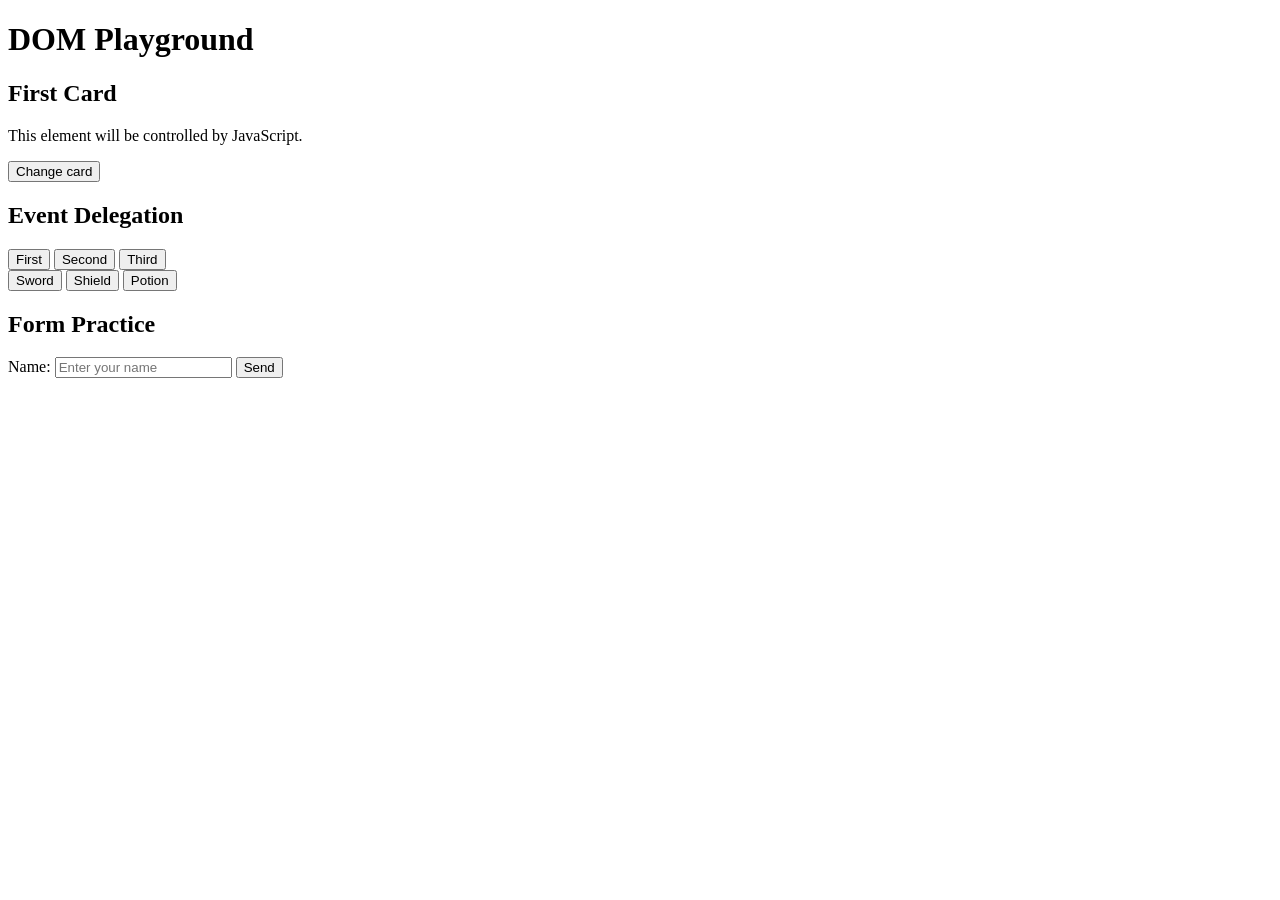
<file: 03-dom-basics/index.html>
<!DOCTYPE html>
<html lang="en">
<head>
  <meta charset="UTF-8">
  <meta
    name="viewport"
    content="width=device-width, initial-scale=1.0"
  >
  <title>DOM Basics</title>

  <script src="./index.js" defer></script>
</head>

<body>
  <main id="app">
    <h1>DOM Playground</h1>

    <section class="card" data-topic="dom">
      <h2>First Card</h2>

      <p class="description">
        This element will be controlled by JavaScript.
      </p>

      <button id="change-button" type="button">
        Change card
      </button>
    </section>

    <section>
        <h2>Event Delegation</h2>

        <div id="controls">
            <button data-action="first">First</button>
            <button data-action="second">Second</button>
            <button data-action="third">Third</button>
        </div>
    </section>

    <div id="inventory">
        <button data-item="sword">Sword</button>
        <button data-item="shield">Shield</button>
        <button data-item="potion">Potion</button>
    </div>

    <section>
  <h2>Form Practice</h2>

  <form id="name-form">
    <label for="name-input">Name:</label>

    <input
      id="name-input"
      type="text"
      placeholder="Enter your name"
    >

    <button type="submit">Send</button>
  </form>

  <p id="form-output"></p>
</section>

  </main>

  <script src="index.js"></script>
</body>
</html>
</file>
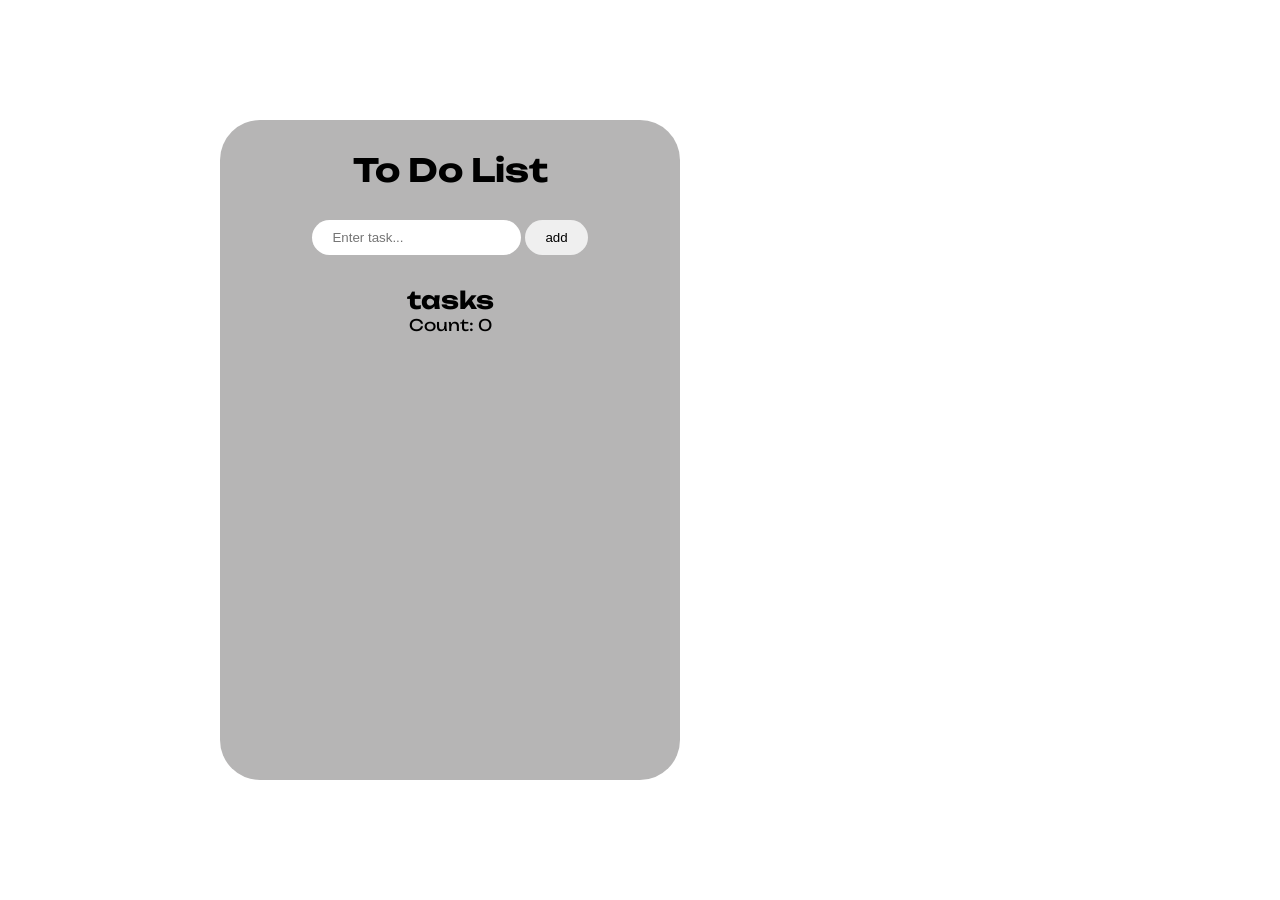
<file: myself projects/01-todolist lite/index.html>
<!DOCTYPE html>
<html lang="en">
<head>
    <meta charset="UTF-8">
    <meta name="viewport" content="width=device-width, initial-scale=1.0">
    <title>todoList</title>
    <link rel="stylesheet" href="style.css">
</head>
<body>
    <div class="con">
        <div class="container">
            <h1 class="logoName">To Do List</h1>
            <div class="inputStroke">
                <input id="taskInput" type="text" placeholder="Enter task...">
                <button id="inputButton">add</button>
            </div>        
            

            <h2>tasks</h2>

            <div class="tasks">
                <ul id="tasksText"></ul>
            </div>

            <div class="count"></div>

            <script src="/myself projects/01-todolist lite/index.js"></script>
        </div>
    </div>
</body>
</html>
</file>
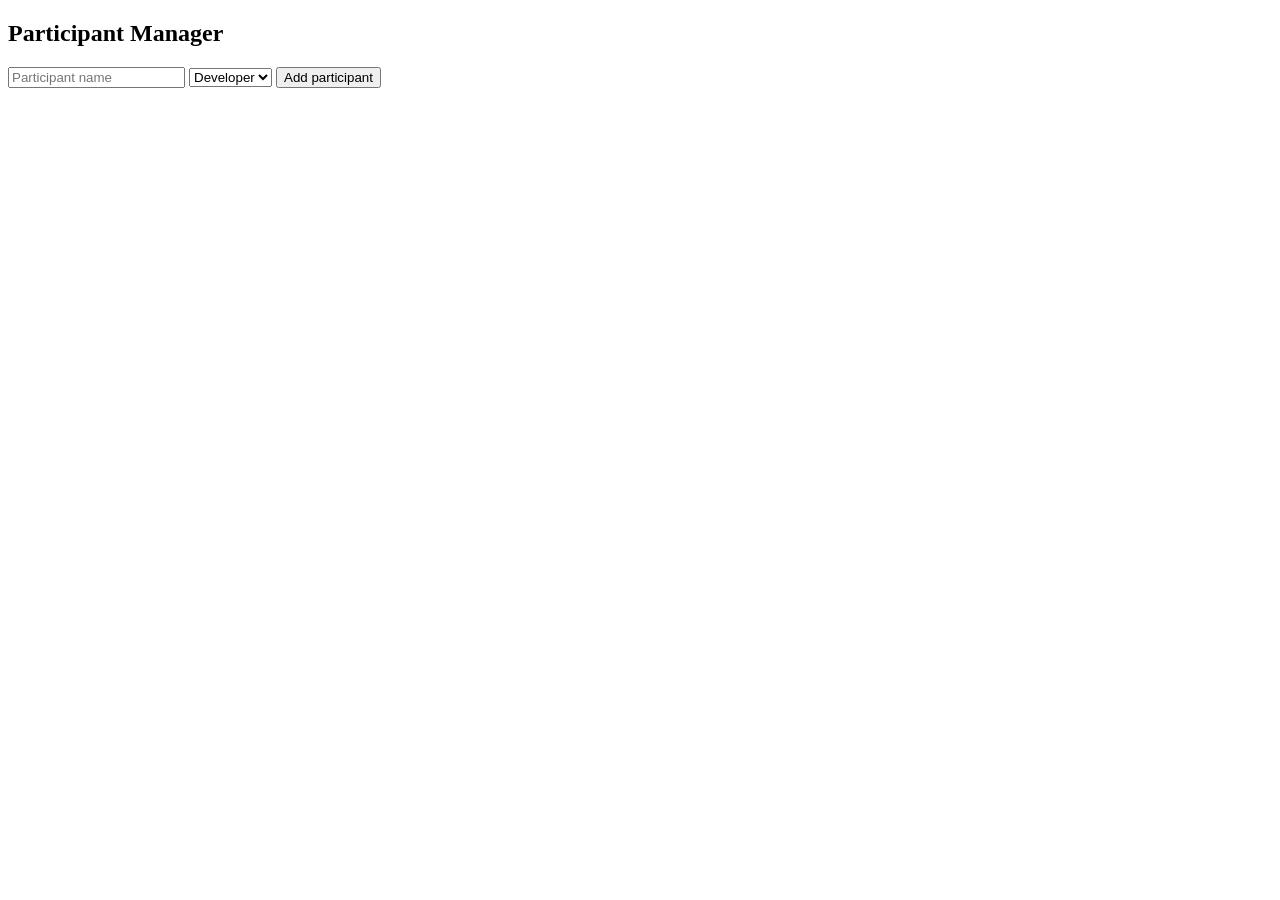
<file: myself projects/02-Participant Manager/index.html>
<!DOCTYPE html>
<html lang="en">
<head>
    <meta charset="UTF-8">
    <meta name="viewport" content="width=device-width, initial-scale=1.0">
    <title>Document</title>
    <link rel="stylesheet" href="style.css">
</head>

<body>
    <section>
        <h2>Participant Manager</h2>

        <form id="participant-form">
            <input
            id="participant-name"
            type="text"
            placeholder="Participant name"
            required
            >

            <select id="participant-role">
                <option value="Developer">Developer</option>
                <option value="Designer">Designer</option>
                <option value="Tester">Tester</option>
            </select>

            <button type="submit" class="sendBtn">Add participant</button>
        </form>

        <p id="participant-error"></p>

        <div id="participant-list"></div>
    </section>


    <script src="index.js"></script>
</body>
</html>
</file>
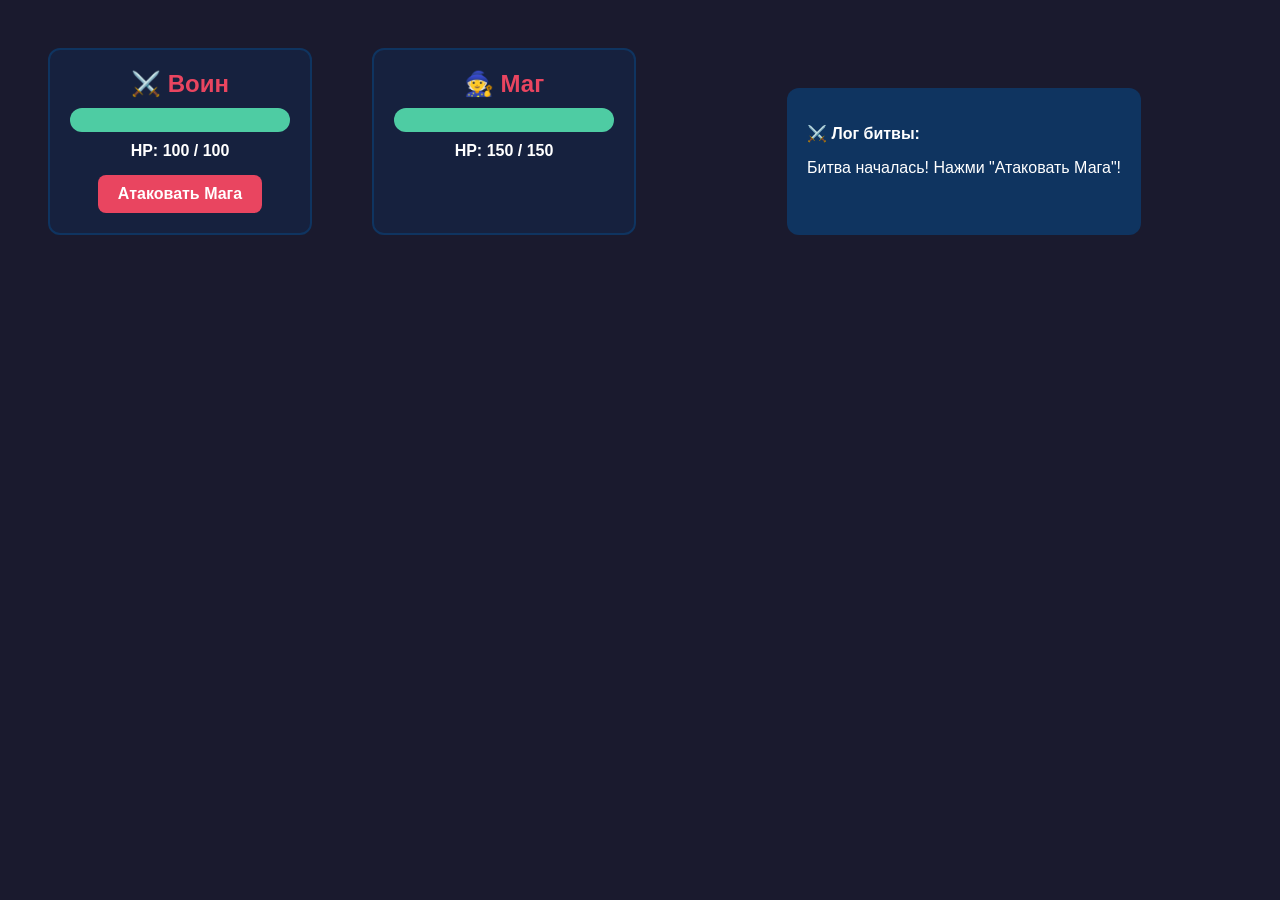
<file: myself projects/03- mini-game/index.html>
<!DOCTYPE html>
<html lang="ru">
<head>
    <meta charset="UTF-8">
    <meta name="viewport" content="width=device-width, initial-scale=1.0">
    <title>Битва героев</title>
    <style>
        body {
            font-family: Arial, sans-serif;
            display: flex;
            justify-content: center;
            gap: 60px;
            padding: 40px;
            background: #1a1a2e;
            color: #fff;
        }
        .character {
            background: #16213e;
            padding: 20px;
            border-radius: 12px;
            text-align: center;
            width: 220px;
            border: 2px solid #0f3460;
        }
        .character h2 {
            margin: 0 0 10px 0;
            color: #e94560;
        }
        .hp-bar {
            background: #333;
            height: 24px;
            border-radius: 12px;
            overflow: hidden;
            margin: 10px 0;
        }
        .hp-fill {
            height: 100%;
            background: #4ecca3;
            width: 100%;
            transition: width 0.3s ease;
        }
        .hp-text {
            font-weight: bold;
            margin: 5px 0 15px 0;
        }
        button {
            background: #e94560;
            border: none;
            padding: 10px 20px;
            border-radius: 8px;
            color: white;
            font-weight: bold;
            cursor: pointer;
            font-size: 16px;
        }
        button:hover {
            background: #c73e54;
        }
        .log {
            margin-top: 40px;
            background: #0f3460;
            padding: 20px;
            border-radius: 12px;
            min-height: 80px;
            max-width: 600px;
            margin-left: auto;
            margin-right: auto;
        }
    </style>
</head>
<body>
    <!-- Персонаж 1: Воин -->
    <div class="character" id="warrior-panel">
        <h2 id="warrior-name">⚔️ Воин</h2>
        <div class="hp-bar">
            <div class="hp-fill" id="warrior-hp-fill" style="width: 100%;"></div>
        </div>
        <div class="hp-text" id="warrior-hp-text">HP: 200 / 200</div>
        <button id="attack-btn">Атаковать Мага</button>
    </div>

    <!-- Персонаж 2: Маг -->
    <div class="character" id="mage-panel">
        <h2 id="mage-name">🧙 Маг</h2>
        <div class="hp-bar">
            <div class="hp-fill" id="mage-hp-fill" style="width: 100%;"></div>
        </div>
        <div class="hp-text" id="mage-hp-text">HP: 150 / 150</div>
    </div>

    <!-- Лог битвы -->
    <div class="log" id="log">
        <p><strong>⚔️ Лог битвы:</strong></p>
        <p id="log-message">Нажми "Атаковать Мага", чтобы начать бой!</p>
    </div>

    <script src="index.js"></script>
</body>
</html>
</file>
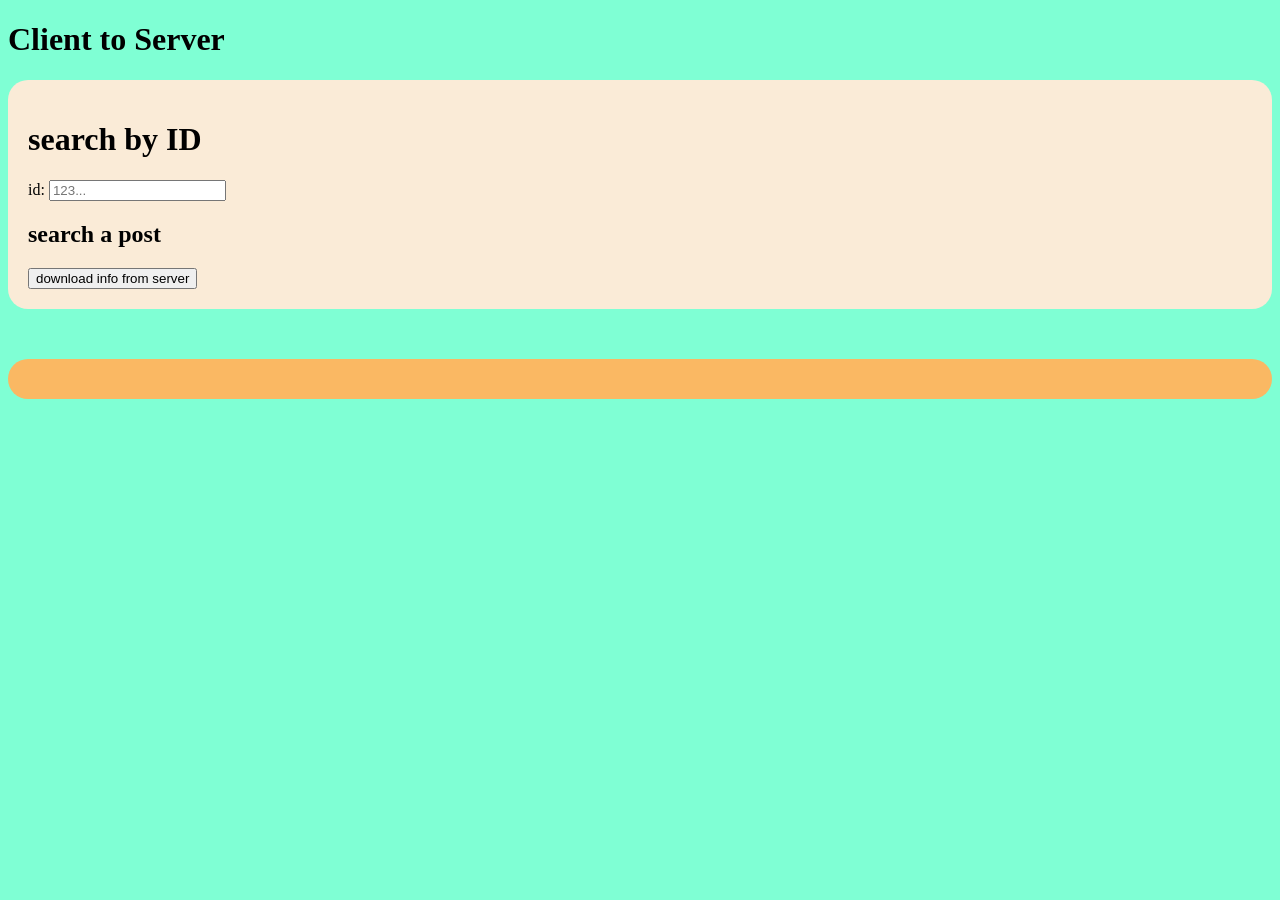
<file: myself projects/04-api practice/index.html>
<!DOCTYPE html>
<html lang="en">
<head>
    <meta charset="UTF-8">
    <meta name="viewport" content="width=device-width, initial-scale=1.0">
    <title>APIs Practice</title>
    <link rel="stylesheet" href="style.css">
</head>
<body>
    <main>
        <h1>Client to Server</h1>
        <form class='load-todo-form'>
            <h1>search by ID</h1>
            <label for="todoId">id:</label>
            <input id="todoId" placeholder="123..." type="number" required>
            <h2>search a post</h2>
            <button type="submit">
                download info from server
            </button>
        </form>
        <div class="result"></div>
    </main>
    <script src="index.js"></script>
</body>
</html>
</file>
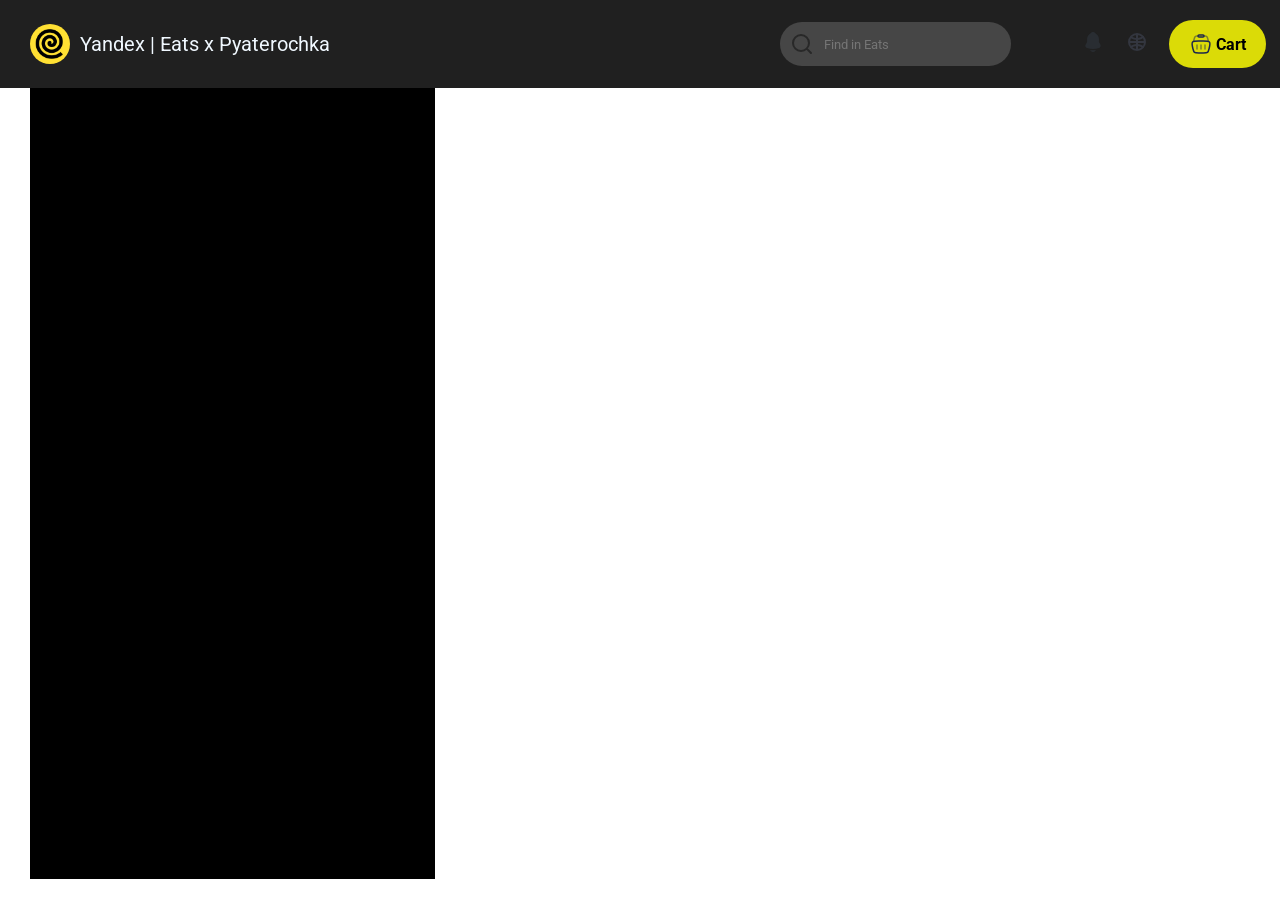
<file: myself projects/05-internet-shop-cart/index.html>
<!DOCTYPE html>
<html lang="en">
<head>
    <meta charset="UTF-8">
    <meta name="viewport" content="width=device-width, initial-scale=1.0">
    <title>Yandex | Eats x Pyaterochka</title>
    <link rel="stylesheet" href="style.css">
</head>
<body>
    <header class="header">
        <div class="left">
            <div class="LOGO">
                <img src="./assets/yandexLogo.png">
                <p class="logo" title="Yandex.Eats"> Yandex | Eats x Pyaterochka</p>
            </div>
            <div class="searchInput">
                <svg class='searchInputLogo' width="24px" height="24px" viewBox="0 0 24 24" fill="none" xmlns="http://www.w3.org/2000/svg">
                <path d="M16.6725 16.6412L21 21M19 11C19 15.4183 15.4183 19 11 19C6.58172 19 3 15.4183 3 11C3 6.58172 6.58172 3 11 3C15.4183 3 19 6.58172 19 11Z" stroke="#282828" stroke-width="2" stroke-linecap="round" stroke-linejoin="round"/>
                </svg>
                <input type="text" placeholder="Find in Eats">
            </div>
        </div>
        <div class="rightButtons">
            <div class="notif" title="Notifications">
                <svg width="24px" height="24px" viewBox="0 0 24 24" color="white" fill="none" xmlns="http://www.w3.org/2000/svg">
                <path d="M19.3399 14.49L18.3399 12.83C18.1299 12.46 17.9399 11.76 17.9399 11.35V8.82C17.9399 6.47 16.5599 4.44 14.5699 3.49C14.0499 2.57 13.0899 2 11.9899 2C10.8999 2 9.91994 2.59 9.39994 3.52C7.44994 4.49 6.09994 6.5 6.09994 8.82V11.35C6.09994 11.76 5.90994 12.46 5.69994 12.82L4.68994 14.49C4.28994 15.16 4.19994 15.9 4.44994 16.58C4.68994 17.25 5.25994 17.77 5.99994 18.02C7.93994 18.68 9.97994 19 12.0199 19C14.0599 19 16.0999 18.68 18.0399 18.03C18.7399 17.8 19.2799 17.27 19.5399 16.58C19.7999 15.89 19.7299 15.13 19.3399 14.49Z" fill="#292D32"/>
                <path d="M14.8297 20.01C14.4097 21.17 13.2997 22 11.9997 22C11.2097 22 10.4297 21.68 9.87969 21.11C9.55969 20.81 9.31969 20.41 9.17969 20C9.30969 20.02 9.43969 20.03 9.57969 20.05C9.80969 20.08 10.0497 20.11 10.2897 20.13C10.8597 20.18 11.4397 20.21 12.0197 20.21C12.5897 20.21 13.1597 20.18 13.7197 20.13C13.9297 20.11 14.1397 20.1 14.3397 20.07C14.4997 20.05 14.6597 20.03 14.8297 20.01Z" fill="#292D32"/>
                </svg>
            </div>
            <div class="lang" title="Change language">
                <svg  width="24px" height="24px" viewBox="0 0 24 24" fill="none" xmlns="http://www.w3.org/2000/svg">
                <circle cx="12" cy="12" r="8" stroke="#33363F" stroke-width="2"/>
                <path d="M18.572 6.42127C17.8483 7.20326 16.8869 7.84488 15.7672 8.29313C14.6475 8.74138 13.4017 8.98339 12.1326 8.99918C10.8636 9.01496 9.60778 8.80406 8.4689 8.3839C7.33002 7.96374 6.34077 7.34638 5.58288 6.58282" stroke="#33363F" stroke-width="2"/>
                <path d="M18.572 17.5787C17.8483 16.7967 16.8869 16.1551 15.7672 15.7069C14.6475 15.2586 13.4017 15.0166 12.1326 15.0008C10.8636 14.985 9.60778 15.1959 8.4689 15.6161C7.33002 16.0363 6.34077 16.6536 5.58288 17.4172" stroke="#33363F" stroke-width="2"/>
                <path d="M12 4V20" stroke="#33363F" stroke-width="2"/>
                <path d="M20 12H4" stroke="#33363F" stroke-width="2"/>
                </svg>
            </div>
            <a href="#" class="cartBtn" title="Cart">
                <svg width="24px" height="24px" viewBox="0 0 24 24" fill="none" xmlns="http://www.w3.org/2000/svg">
                <path d="M3.86376 16.4552C3.00581 13.0234 2.57684 11.3075 3.47767 10.1538C4.3785 9 6.14721 9 9.68462 9H14.3153C17.8527 9 19.6214 9 20.5222 10.1538C21.4231 11.3075 20.9941 13.0234 20.1362 16.4552C19.5905 18.6379 19.3176 19.7292 18.5039 20.3646C17.6901 21 16.5652 21 14.3153 21H9.68462C7.43476 21 6.30983 21 5.49605 20.3646C4.68227 19.7292 4.40943 18.6379 3.86376 16.4552Z" stroke="#1C274C" stroke-width="1.5"/>
                <path opacity="0.5" d="M19.5 9.5L18.7896 6.89465C18.5157 5.89005 18.3787 5.38775 18.0978 5.00946C17.818 4.63273 17.4378 4.34234 17.0008 4.17152C16.5619 4 16.0413 4 15 4M4.5 9.5L5.2104 6.89465C5.48432 5.89005 5.62128 5.38775 5.90221 5.00946C6.18199 4.63273 6.56216 4.34234 6.99922 4.17152C7.43808 4 7.95872 4 9 4" stroke="#1C274C" stroke-width="1.5"/>
                <path d="M9 4C9 3.44772 9.44772 3 10 3H14C14.5523 3 15 3.44772 15 4C15 4.55228 14.5523 5 14 5H10C9.44772 5 9 4.55228 9 4Z" stroke="#1C274C" stroke-width="1.5"/>
                <path opacity="0.5" d="M8 13V17" stroke="#1C274C" stroke-width="1.5" stroke-linecap="round" stroke-linejoin="round"/>
                <path opacity="0.5" d="M16 13V17" stroke="#1C274C" stroke-width="1.5" stroke-linecap="round" stroke-linejoin="round"/>
                <path opacity="0.5" d="M12 13V17" stroke="#1C274C" stroke-width="1.5" stroke-linecap="round" stroke-linejoin="round"/>
                </svg>
                <p>Cart</p>
            </a>
            <div class="profile">
                <svg width="24px" height="24px" viewBox="0 0 24 24" fill="none" xmlns="http://www.w3.org/2000/svg">
                <path opacity="0.4" d="M12.1207 12.78C12.0507 12.77 11.9607 12.77 11.8807 12.78C10.1207 12.72 8.7207 11.28 8.7207 9.50998C8.7207 7.69998 10.1807 6.22998 12.0007 6.22998C13.8107 6.22998 15.2807 7.69998 15.2807 9.50998C15.2707 11.28 13.8807 12.72 12.1207 12.78Z" stroke="#292D32" stroke-width="1.5" stroke-linecap="round" stroke-linejoin="round"/>
                <path opacity="0.34" d="M18.7398 19.3801C16.9598 21.0101 14.5998 22.0001 11.9998 22.0001C9.39977 22.0001 7.03977 21.0101 5.25977 19.3801C5.35977 18.4401 5.95977 17.5201 7.02977 16.8001C9.76977 14.9801 14.2498 14.9801 16.9698 16.8001C18.0398 17.5201 18.6398 18.4401 18.7398 19.3801Z" stroke="#292D32" stroke-width="1.5" stroke-linecap="round" stroke-linejoin="round"/>
                <path d="M12 22C17.5228 22 22 17.5228 22 12C22 6.47715 17.5228 2 12 2C6.47715 2 2 6.47715 2 12C2 17.5228 6.47715 22 12 22Z" stroke="#292D32" stroke-width="1.5" stroke-linecap="round" stroke-linejoin="round"/>
                </svg>
            </div>

        </div>
    </header>

    <main class="main">
        <div class="leftList"></div>
        <div class="products"></div>
        <div class="cart">
            <p>Cart</p>
        </div>

    </main>
</body>
</html>
</file>
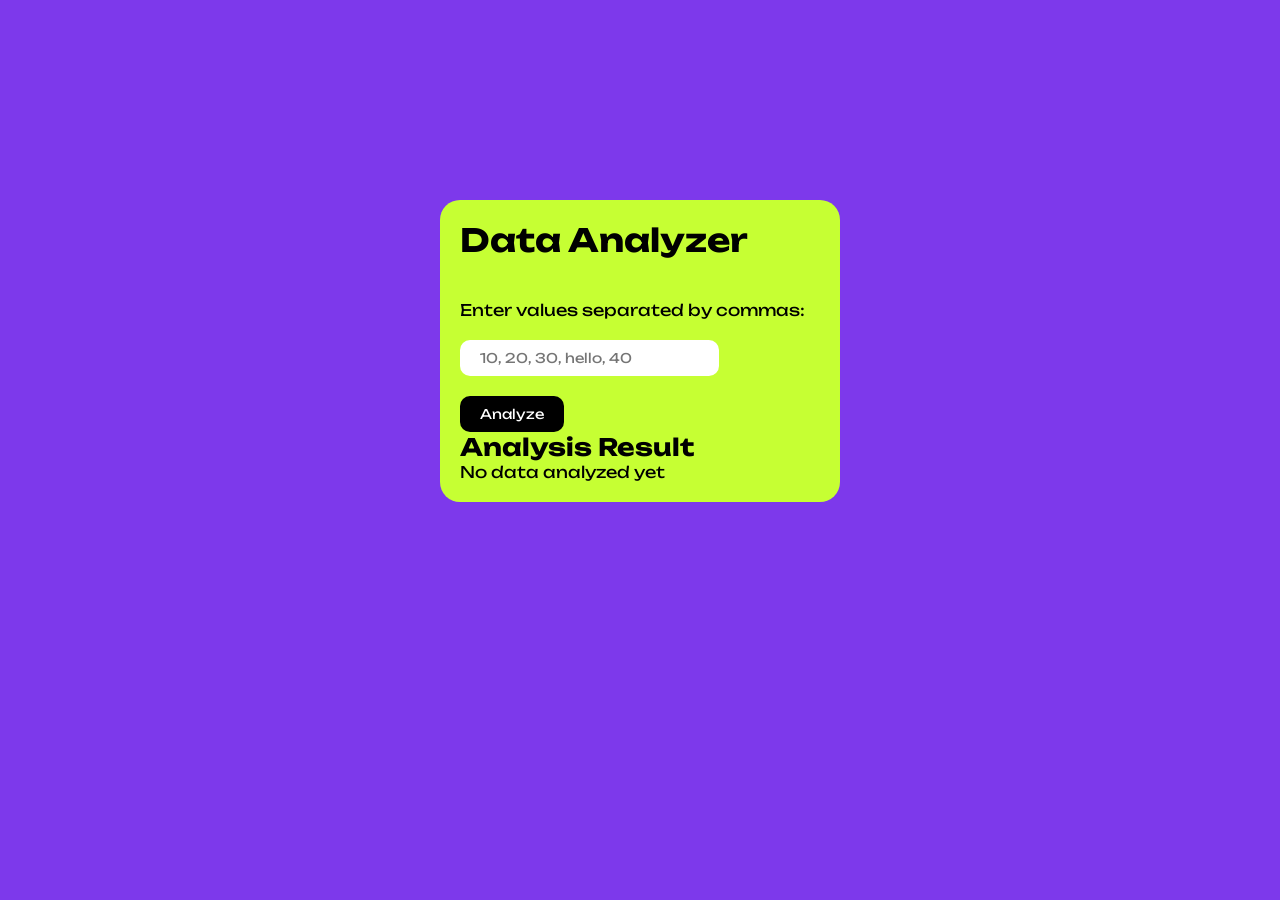
<file: weekly-projects/week-01-data-analyzer/index.html>
<!DOCTYPE html>
<html lang="en">
<head>
    <meta charset="UTF-8">
    <meta name="viewport" content="width=device-width, initial-scale=1.0">
    <title>Data Analyzer</title>
    <link rel="stylesheet" href="/weekly-projects/week-01-data-analyzer/style.css"
</head>
<body>
    <div class="container">
        <h1 class="logo">Data Analyzer</h1>
        <label for="data-input">Enter values separated by commas:</label>

        <input
            id="data-input" 
            type="text"
            placeholder="10, 20, 30, hello, 40"
        ></input>

        <button id="analyze-button">Analyze</button>
        <h2>Analysis Result</h2>
        <pre id="result-output">No data analyzed yet</pre>    
    </div>

    <script src="index.js"></script>
</body>
</html>
</file>
<file: myself projects/01-todolist lite/style.css>
@import url('https://fonts.googleapis.com/css2?family=Inter:ital,opsz,wght@0,14..32,100..900;1,14..32,100..900&family=Pliant:wdth,wght@112.5,100..900&family=Unbounded:wght@200..900&display=swap');


*{
    margin: 0;
    padding:0;

}

body{
    font-family: unbounded, sans-serif;
}

.con{
    display:flex;
    flex-direction: column;
    justify-content: center;
    align-items: center; 
    height: 100vh;
    width: 100vh; 
}

.container{ 
    display:flex;
    flex-direction: column;
    align-items: center; 
    height: 100vh;
    max-height: 600px;
    max-width: 400px;
    width: 100vh;
    background-color: rgb(182, 181, 181);
    padding: 30px;
    border-radius: 40px;
}

.inputStroke{
    margin-top: 30px;
    margin-bottom: 30px;
}

#taskInput{
    padding: 10px 20px;
    border-radius: 20px;
    border:none;


}

#inputButton{
    padding: 10px 20px;
    border-radius: 20px;
    border:none;
}

.tasks{
    display: flex;
    justify-content: space-between;
}

.deleteBtn{
    padding: 10px 20px;
    border-radius: 20px;
    border:none;
    background-color: rgb(255, 1, 1);
    color: white;
}

.completeBtn{
    padding: 10px 20px;
    border-radius: 20px;
    border:none;
    background-color: rgb(226, 226, 225);
    color: black;
    
}

.complete{
    color:grey;
    list-style: none;
}

.task{
    list-style: none;
    display: flex;
    align-items: center;
    justify-content: space-between;
    
}
</file>
<file: myself projects/02-Participant Manager/style.css>
.active{
    color: black;
}

.inactive{
    color: red
}
</file>
<file: myself projects/04-api practice/style.css>
body{
    background-color: aquamarine;
}

.load-todo-form{
    background-color:antiquewhite;
    padding: 20px;
    border-radius: 20px;
}

.result{
    background-color:rgb(250, 184, 99);
    padding: 20px;
    border-radius: 20px;
    margin-top: 50px;
}
</file>
<file: myself projects/05-internet-shop-cart/style.css>
@import url('https://fonts.googleapis.com/css2?family=Inter:ital,opsz,wght@0,14..32,100..900;1,14..32,100..900&family=Pliant:wdth,wght@112.5,100..900&family=Roboto:ital,wght@0,100..900;1,100..900&family=Unbounded:wght@200..900&display=swap');

*{
    margin: 0;
    padding: 0;
    font-family: roboto, sans-serif;
}



.header{
    display: flex;
    max-width: 100%;
    width: 100%;
    background-color: rgb(32, 32, 32);
    color: aliceblue;
    padding: 20px 30px;
    gap: 20px;
    align-items: center;
    position: fixed;
    z-index: 1000;

}

.logo{
    align-items: center;
    justify-content: center;
    font-size: 20px;
}

img{
    width: 40px;
    border-radius: 20px;
    align-items: center;
}

.searchInput{
    display: flex;
    max-height: 50px;
    background-color:rgb(70, 70, 70) ;
    border-radius: 30px;
    align-items: center;
    padding: 10px;
    gap: 10px
}

input{
    background-color: transparent;
    text-decoration: none;
    border: none;
    color: aliceblue;
}

.LOGO{
    display: flex;
    align-items: center;
    gap: 10px;
}

.left{
    display: flex;
    align-items: center;
    width: 170vh;
    gap: 50vh;
}

.rightButtons{
    display: flex;
    max-height: 50px;
    align-items: center;
    justify-content: space-between;
    gap: 20px;
}

.cartBtn{
    display:flex;
    background-color: rgb(219, 219, 7);
    padding: 12px 20px;
    text-decoration: none;
    color: black;
    align-items: center;
    border-radius: 25px;
    font-weight: 700;
    gap: 3px;
}

.main{
    display: grid;
    grid-template-columns: 240px 1fr 320px; /* Left, Middle, Right */
    gap: 24px;
    padding: 24px 30px;
    height: calc(100vh - 80px);
}

.leftList{
    width:45vh;
}
.products{
    width:150vh;
}
.cart{
    width:45vh;
    background-color: black;
    min-height: 95vh;
    position: fixed;

}
</file>
<file: weekly-projects/week-01-data-analyzer/style.css>
@import url('https://fonts.googleapis.com/css2?family=Inter:ital,opsz,wght@0,14..32,100..900;1,14..32,100..900&family=Pliant:wdth,wght@112.5,100..900&family=Unbounded:wght@200..900&display=swap');

*{
    margin: 0;
    padding: 0;
    font-family: unbounded, sans-serif;
}

body{
    display: flex;
    margin: auto;
    justify-content: center;
    align-items: center;
    background-color: #7d39eb;
    max-width: 400px;
    color: black;

}

.container{
    padding: 20px;
    margin-top: 200px;
    border-radius: 20px;
    background-color: #c6ff33;
}

.logo{
    justify-content: center;
    margin-bottom: 40px;
}

#data-input{
    padding:10px 20px;
    border-radius: 10px;
    border:none;
    margin-top: 20px;
    margin-bottom: 20px;
}

#analyze-button{
    padding:10px 20px;
    border-radius: 10px;
    border:none;
    background-color: black;
    color: #fff;
}
</file>
